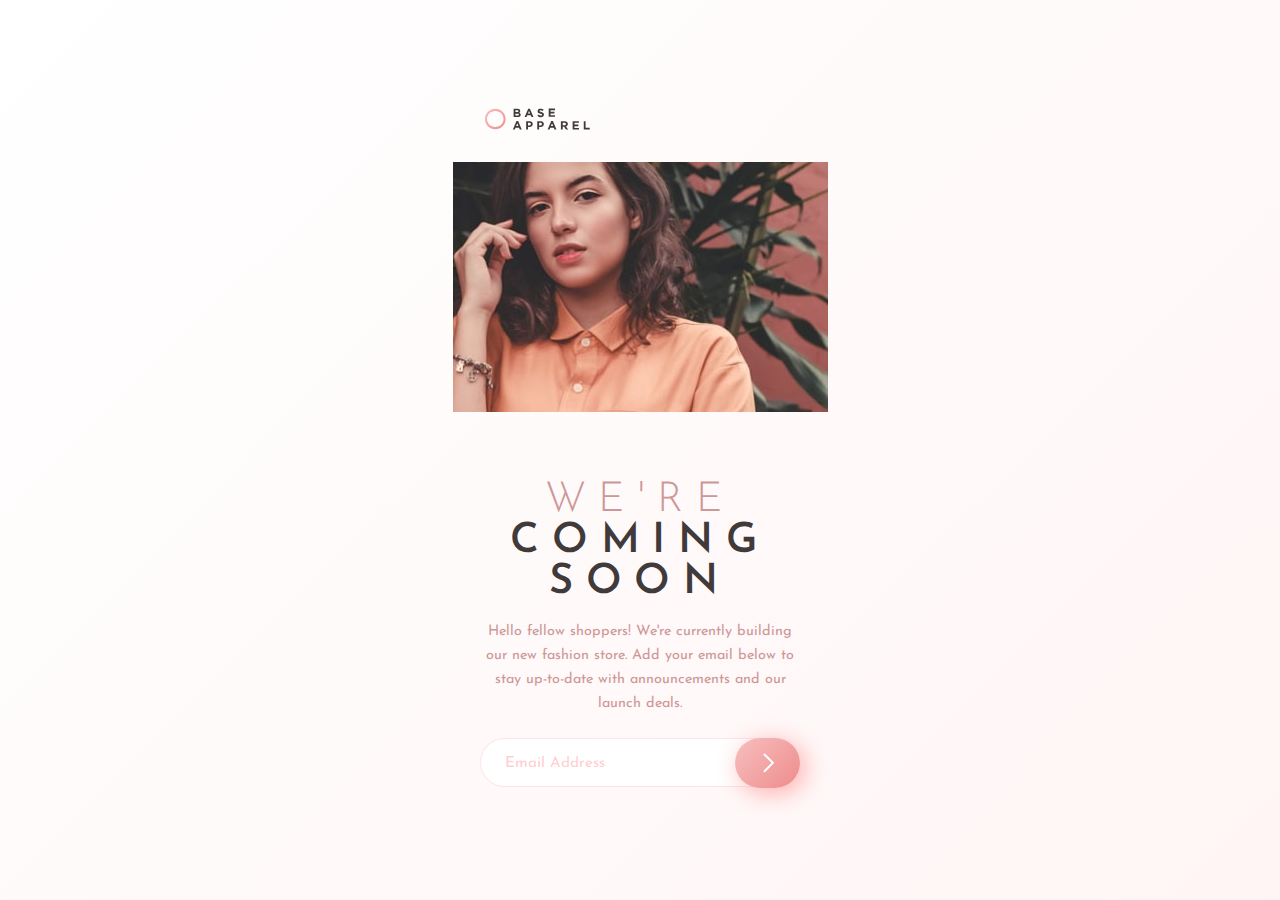
<file: base-apparel/index.html>
<!DOCTYPE html>
<html lang="en">


<head>
    <meta charset="UTF-8">
    <meta name="viewport" content="width=device-width, initial-scale=1.0">
    <meta name="description" content="Base Apparel coming soon | Frontend Mentor">
    <meta name="keywords" content="frontendmentor, Frontend, zh4r, zhar, piv, plamen, vachkov, vachkoff">
    <meta name="author" content="Plamen 'zh4r' Vachkov">
    <meta property="og:description" content="Base Apparel coming soon | Frontend Mentor">
    <meta property="og:image" content="./images/hero-mobile">
    <meta property="og:title" content="Base Apparel Sign Up | Frontend Mentor">
    <link rel="stylesheet" href="styles.css">
    <link rel="icon" type="image/x-icon" href="./images/icon-arrow.svg">
    <title>Base Apparel Sign Up</title>
</head>

<body>
    <img src="./images/logo.svg" alt="base apparel logo" class="logo">
    <img src="./images/hero-mobile.jpg" alt="model photo" class="banner">
    <main id="mainInput">
        <h1><span class="desatRed w300">We're</span> coming soon</h1>

        <p class="desatRed">
            Hello fellow shoppers! We're currently building our new fashion store.
            Add your email below to stay up-to-date with announcements and our launch deals.
        </p>

        <form>
            <input type="email" placeholder="Email Address" id="email" onkeyup="validateEmail()" required><img
                src="./images/icon-error.svg" width=20 id="errorImg"></input>
            <button><img src="./images/icon-arrow.svg" alt="button icon"></button>
        <p id="errMsg">Please enter a valid email!</p>
        </form>
    </main>
    <main id="submittedMain">
        <form id="subForm">
            <h2>Thank you!</h2> <br><h3><span id="mailSpan">example@mail.com</span> has been added to the mailing list!</h3><br>
            <button id="dismissBtn">Back</button>
        </form>
    </main>
    <script src="./mailValid.js"></script>
</body>

</html>
</file>
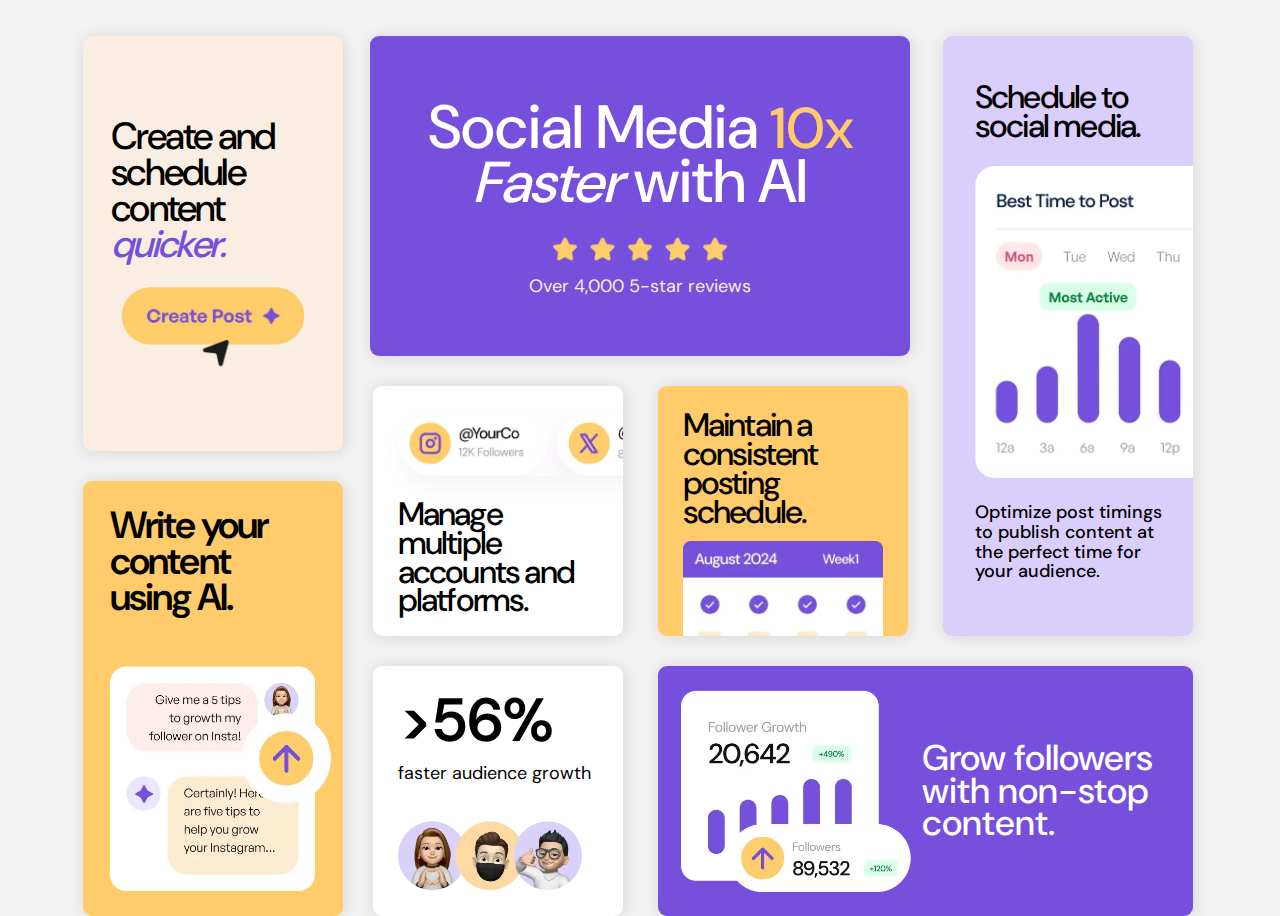
<file: bento-grid/index.html>
<!DOCTYPE html>
<html lang="en">

<head>
    <meta charset="UTF-8">
    <meta name="viewport" content="width=device-width, initial-scale=1.0">
    <meta name="description" content="Social media and AI">
    <meta name="keywords"
        content="Bento, grid, social, media, ai, frontendmentor, front, end, frontend, zh4r, plamen, piv, vachkov">
    <meta name="author" content="Plamen 'zh4r' Vachkov">
    <meta property="og:description" content="Use AI to speed up your social media interactions">
    <meta property="og:image" content="/assets/images/illustration-grow-followers.webp">
    <meta property="og:title" content="Bento Grid">
    <title>Bento</title>
    <link rel="stylesheet" href="styles.css">
    <link rel="icon" type="image/x-icon" href="/assets/images/favicon-32x32.png">
    <title>Frontend Mentor | Bento grid</title>
</head>

<body>
    <main>
        <section>
            <h1>Social Media <span style="color: var(--yellow500);">10x</span> <i>Faster</i> with AI</h1>
            <img src="./assets/images/illustration-five-stars.webp" alt="">
            <p>Over 4,000 5-star reviews</p>
        </section>

        <section>
            <img src="./assets/images/illustration-multiple-platforms.webp" alt="">
            <h2>Manage multiple accounts and platforms.</h2>
        </section>

        <section>
            <h2>Maintain a consistent posting schedule.</h2>
            <img src="./assets/images/illustration-consistent-schedule.webp" alt="">
        </section>

        <section>
            <h2>Schedule to social media.</h2>
            <img src="./assets/images/illustration-schedule-posts.webp" alt="">
            <p>Optimize post timings to publish content at the perfect time for your audience.</p>
        </section>

        <section>
            <img src="./assets/images/illustration-grow-followers.webp" alt="">
            <h2>Grow followers with non-stop content.</h2>
        </section>

        <section>
            <h2>>56% </h2>
            <p>faster audience growth</p>
            <img src="./assets/images/illustration-audience-growth.webp" alt="">
        </section>

        <section>
            <h2>Create and schedule content <i>quicker.</i></h2>
            <img src="./assets/images/illustration-create-post.webp" alt="">
        </section>

        <section>
            <h2>Write your content using AI.</h2>
            <img src="./assets/images/illustration-ai-content.webp" alt="">
        </section>

    </main>
    <!-- <div class="attribution">
        Challenge by <a href="https://www.frontendmentor.io?ref=challenge">Frontend Mentor</a>.
        Coded by <a href="#">Your Name Here</a>.
    </div> -->
</body>

</html>
</file>
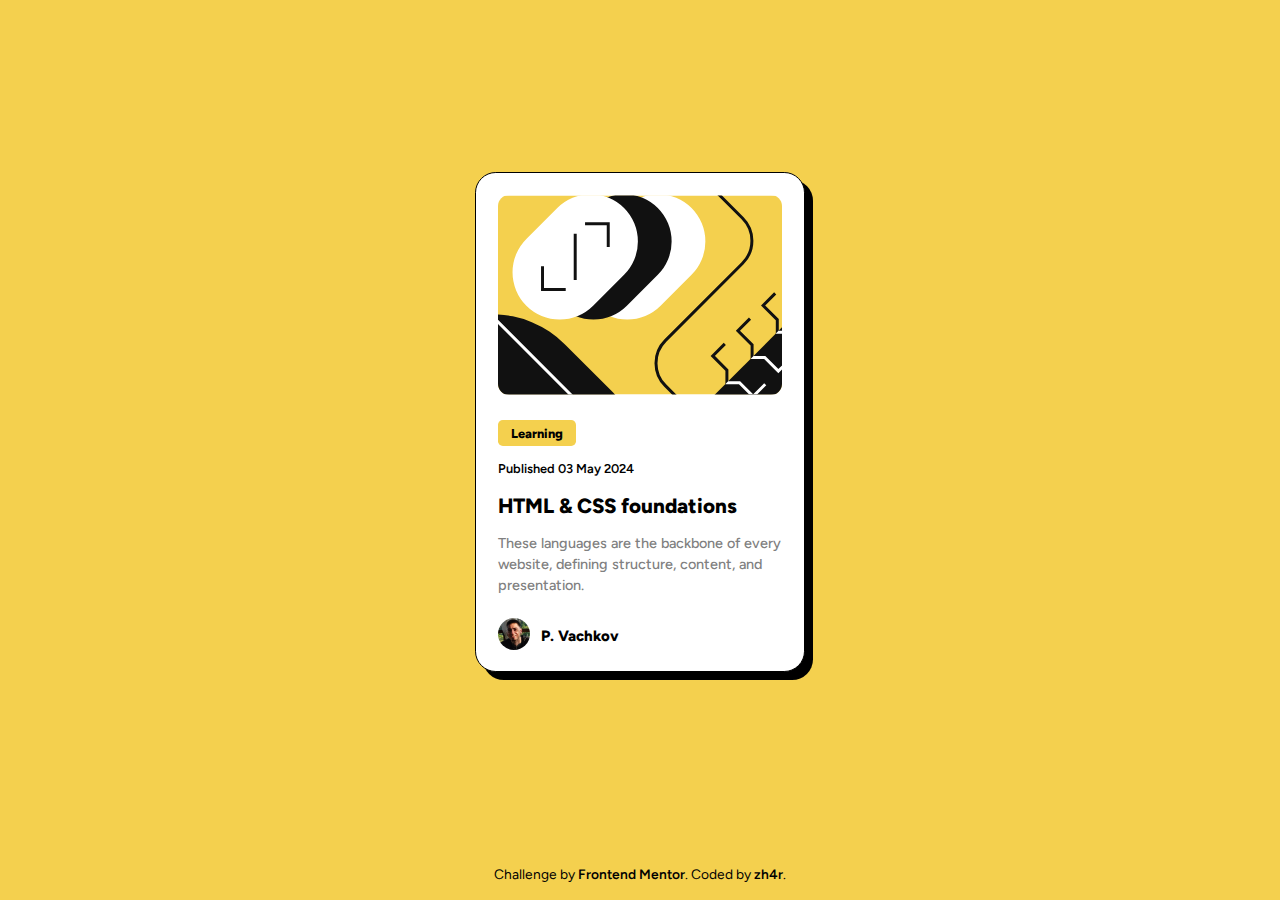
<file: blog-preview-card/index.html>
<!DOCTYPE html>
<html lang="en">

<head>
    <meta charset="UTF-8">
    <meta name="viewport" content="width=device-width, initial-scale=1.0">
    <meta name="description" content="Blog post preview card challenge @frontendmentor">
    <meta name="keywords" content="html, css, scss, semantic, html5, zh4r, plamen, vachkov, frontendmentor, frontend, mentor, blog, post, preview, card, challenge">
    <meta name="author" content="Plamen 'zh4r' Vachkov">

    <meta property="og:title" content="Frontend Mentor | Blog preview card | zh4r">
    <meta property="og:description" content="Blog post preview card challenge @frontendmentor">
    <meta property="og:image" content="./design/demomobile.png">

    <link rel="preconnect" href="https://fonts.googleapis.com">
    <link rel="preconnect" href="https://fonts.gstatic.com" crossorigin>
    <link href="https://fonts.googleapis.com/css2?family=Figtree:ital,wght@0,300..900;1,300..900&display=swap"
        rel="stylesheet">
    <link rel="icon" type="image/png" sizes="32x32" href="./assets/images/favicon-32x32.png">
    <link rel="stylesheet" href="style.css">
    <title>Blog preview card | P. Vachkov | Frontend Mentor</title>
</head>

<body>
    <main>
        <a href="https://www.frontendmentor.io/challenges/blog-preview-card-ckPaj01IcS" target="_blank">
            <img src="./assets/images/illustration-article.svg" alt="illustration graphic & link to frontendmentor" class="graphic">
        </a>

        <a href="https://www.frontendmentor.io/challenges" target="_blank">
            <mark>Learning</mark>
        </a>
        <p>Published <time datetime="2024-05-03">03 May 2024</time></p>

        <section>
            <article>
                <a href="https://www.frontendmentor.io/challenges/blog-preview-card-ckPaj01IcS" target="_blank">
                    <h2>HTML & CSS foundations</h2>
                </a>
                <p>These languages are the backbone of every website, defining structure, content, and presentation.
                </p>
            </article>
        </section>
        <footer>
            <a href="https://www.frontendmentor.io/profile/zh4r" target="_blank">
                <img src="./assets/images/1.webp" alt="profile avatar">
                <p>P. Vachkov</p>
            </a>
        </footer>
    </main>


    <footer class="attribution">
            Challenge by <a href="https://www.frontendmentor.io?ref=challenge" target="_blank">Frontend Mentor</a>.
            Coded by <a href="https://www.frontendmentor.io/profile/zh4r" target="_blank">zh4r</a>.
    </footer>


</body>

</html>
</file>
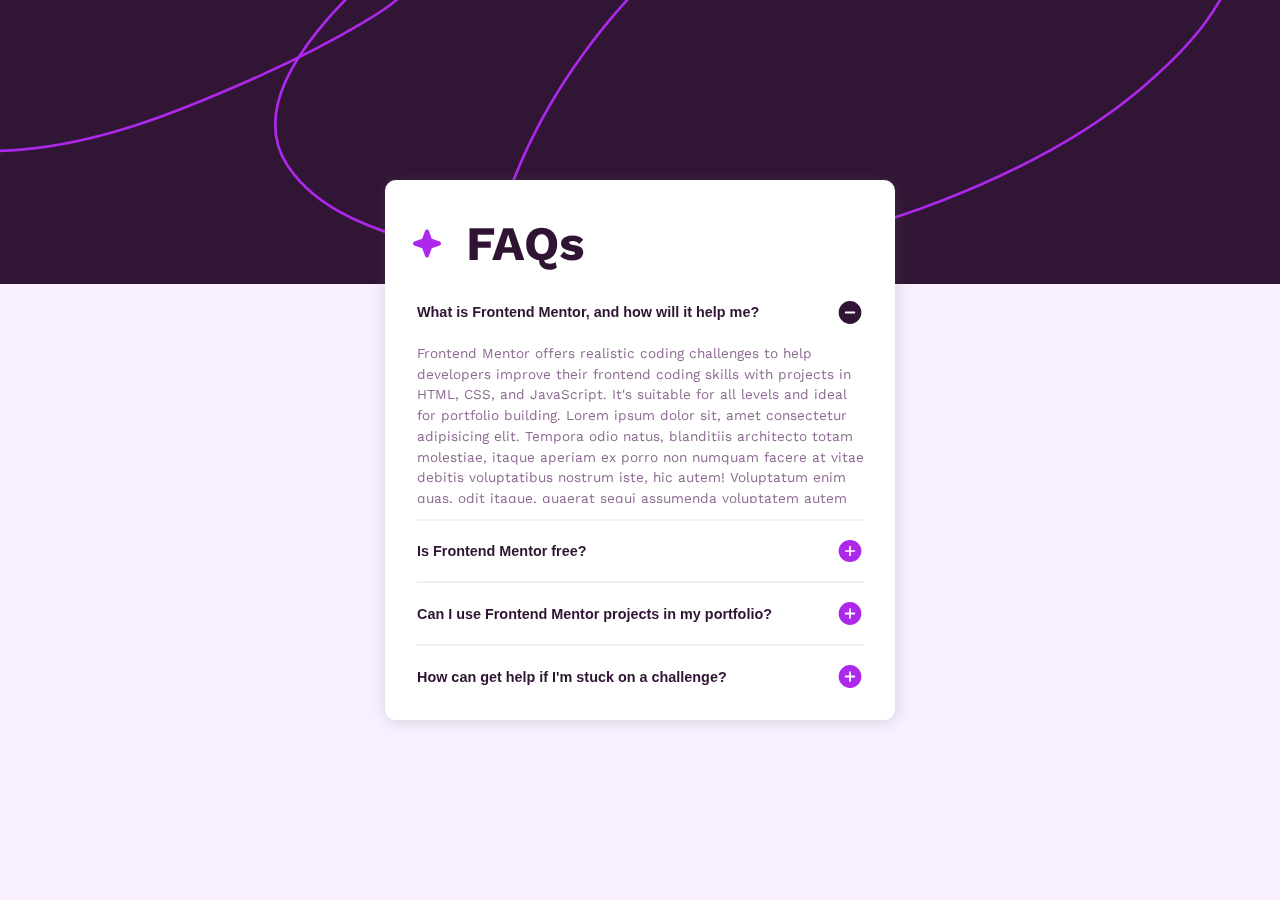
<file: faq-accordion/index.html>
<!DOCTYPE html>
<html lang="en">

<head>
    <meta charset="UTF-8">
    <meta name="viewport" content="width=device-width, initial-scale=1.0">

    <meta name="description" content="FAQ Page, @frontendmentor, front-end mentor, accordion">
    <meta name="keywords"
        content="faq, frequently, asked, questions, accordion, zh4r, front-end, @frontendmentor, mentor">
    <meta name="author" content="Plamen 'zh4r' Vachkoff">
    <meta property="og:description" content="FAQ accordion component solution @frontendmentor/zh4r">
    <meta property="og:image" content="./design/ScrnShts/mobile_scrnshot.png">
    <meta property="og:title" content="FAQ Accordion Page | Frontend Mentor">

    <link rel="icon" type="image/svg" sizes="32x32" href="./assets/images/icon-star.svg">
    <link rel="stylesheet" href="index.css">

    <title>FAQ accordion</title>
</head>

<body>
    <img id="banner" src="./assets/images/background-pattern-mobile.svg" alt="background pattern image">
    <main>
        <header>
            <img class="starImg" src="./assets/images/icon-star.svg" alt="star image">
            <h1>FAQs</h1>
        </header>

        <section>
            <button class="accordionBtn">
                <span>What is Frontend Mentor, and how will it help me?</span>
                <img class="plusMinusImg" src="./assets/images/icon-plus.svg"
                    alt="image, switching between plus and minus when clicked">
            </button>

            <div class="answer">
                <p>
                    Frontend Mentor offers realistic coding challenges to help developers improve their frontend coding
                    skills with projects in HTML, CSS, and JavaScript. It's suitable for all levels and ideal for
                    portfolio building. Lorem ipsum dolor sit, amet consectetur adipisicing elit. Tempora odio natus,
                    blanditiis architecto totam molestiae, itaque aperiam ex porro non numquam facere at vitae debitis
                    voluptatibus nostrum iste, hic autem!
                    Voluptatum enim quas, odit itaque, quaerat sequi assumenda voluptatem autem esse voluptate dolorum
                    veniam omnis mollitia modi tempora? Quidem, distinctio unde. Earum excepturi doloremque dolores
                    aliquam quod ab eligendi aliquid.
                    Doloremque blanditiis totam illo quisquam incidunt nostrum ut ad fuga officiis adipisci vel suscipit
                    ducimus in amet deleniti nesciunt tempore, nihil est fugiat consequuntur enim natus aliquid
                    deserunt. Ratione, ipsa!
                    Tenetur ullam repellendus ad ea autem consequuntur necessitatibus a quae explicabo nesciunt iusto,
                    molestias fugiat ut consequatur quidem nobis provident. Dicta, assumenda illo! Ratione facere totam
                    distinctio est ipsam accusamus.
                    Illo dignissimos quae nostrum animi ratione ut laudantium vitae praesentium iusto ad quibusdam
                    voluptatem, quo soluta similique non? Voluptas quidem pariatur porro, ad magni nemo soluta
                    voluptatem consequuntur tempore aliquam.
                </p>
            </div>
            <hr>
        </section>

        <section>
            <button class="accordionBtn">
                <span>Is Frontend Mentor free?</span>
                <img class="plusMinusImg" src="./assets/images/icon-plus.svg"
                    alt="image, switching between plus and minus when clicked">
            </button>

            <div class="answer">
                <p>
                    Yes, Frontend Mentor offers both free and premium coding challenges, with the free option providing
                    access to a range of projects suitable for all skill levels.
                </p>
            </div>
            <hr>
        </section>

        <section>
            <button class="accordionBtn">
                <span>Can I use Frontend Mentor projects in my portfolio?</span>
                <img class="plusMinusImg" src="./assets/images/icon-plus.svg"
                    alt="image, switching between plus and minus when clicked">
            </button>

            <div class="answer">
                <p>
                    Yes, you can use projects completed on Frontend Mentor in your portfolio. It's an excellent way to
                    showcase your skills to potential employers!
                </p>
            </div>
            <hr>
        </section>

        <section>
            <button class="accordionBtn">
                <span>How can get help if I'm stuck on a challenge?</span>
                <img class="plusMinusImg" src="./assets/images/icon-plus.svg"
                    alt="image, switching between plus and minus when clicked">
            </button>

            <div class="answer">
                <p>
                    The best place to get help is inside Frontend Mentor's Discord community. There's a help channel
                    where you can ask questions and seek support from other community members.
                </p>
            </div>
        </section>
    </main>

    <script src="./index.js"></script>
</body>

</html>
</file>
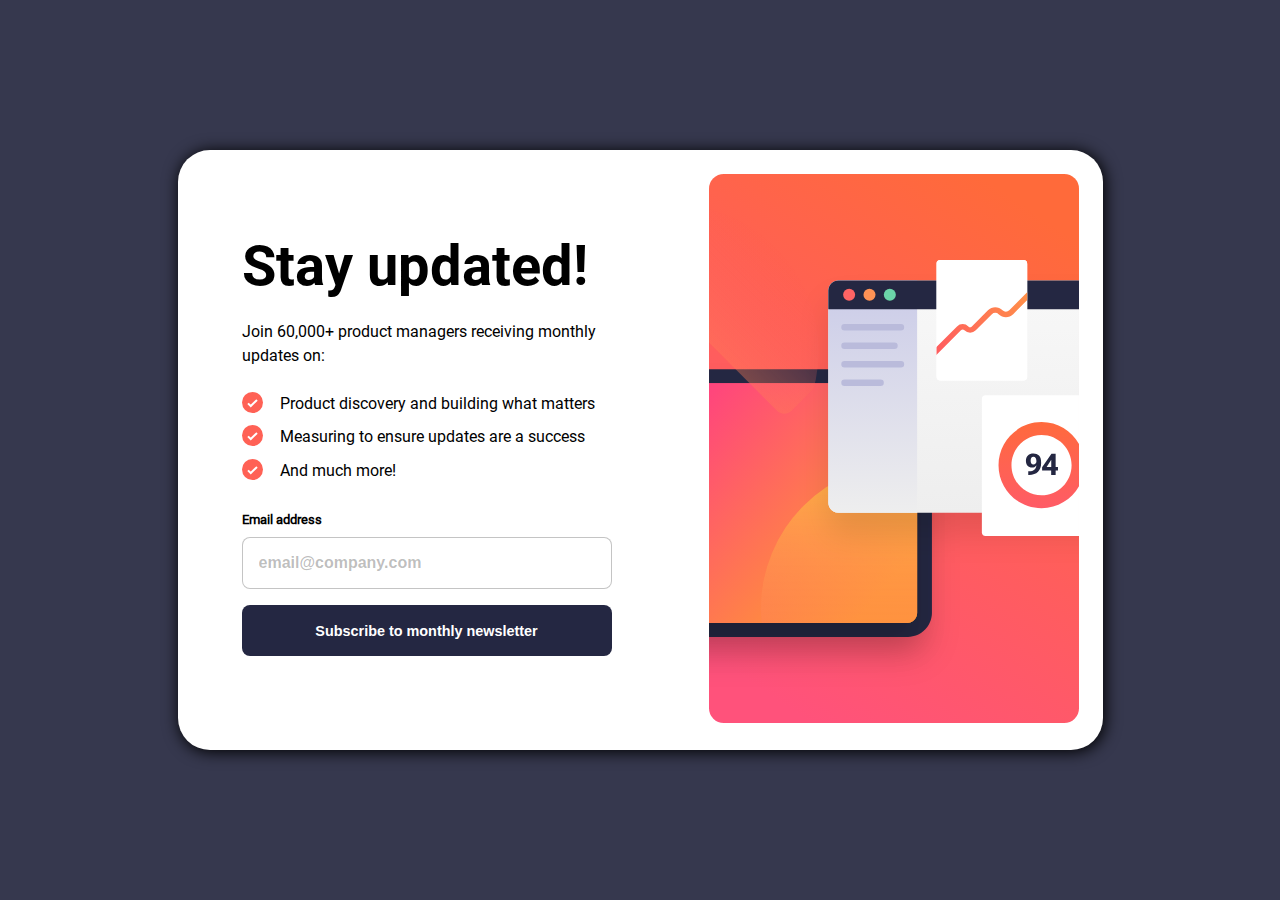
<file: FEM-NewsletterSignUp/index.html>
<!DOCTYPE html>
<html lang="en">

<head>
    <meta charset="UTF-8">
    <meta name="viewport" content="width=device-width, initial-scale=1.0">
    <meta name="description" content="Sign-Up for our newsletter! @Front End Mentor">
    <meta name="keywords"
        content="front, end, mentor, newsletter, sign-up, form, signup, sign, up, zh4r, plamen, vachkov, vachkoff">
    <meta name="author" content="Plamen 'zh4r' Vachkov">
    <meta property="og:description" content="Sign-Up here for our newsletter! @Front End Mentor">
    <meta property="og:image" content="./design/ScrnShts/mobile_scrnshot.png">
    <meta property="og:title" content="Newsletter Sign-Up">
    <title>Newsletter Sign-Up</title>
    <link rel="stylesheet" href="styles.css">
    <link rel="icon" type="image/x-icon" href="./assets/img/illustration-sign-up-mobile.svg">
</head>

<body>
    <main>
        <img src="assets/img/illustration-sign-up-mobile.svg" alt="Banner Illustration" id="banner">
        <h1>Stay updated!</h1>
        <section>
            <ul>
                <p>Join 60,000+ product managers receiving monthly updates on:</p>
                <li>Product discovery and building what matters</li>
                <li>Measuring to ensure updates are a success</li>
                <li>And much more!</li>
            </ul>
            <form>
                <label for="email">Email address
                    <span id="email-error">Valid email required</span></label>
                <input type="email" name="email" id="email" placeholder="email@company.com" onkeyup="validateEmail()" required>
                <button>Subscribe to monthly newsletter</button>
            </form>
        </section>
    </main>

    <main id="submittedMain">
        <img src="./assets/img/icon-success.svg" alt="Checkmark image" id="icon-success">
        <h1>Thanks for subscribing!</h1>
        <section>
            <p>
                A confirmation email has been sent to <b><span id="mailSpan"></span></b>.
                Please open it and click the button inside to confirm your subscription.
            </p>
            <form id="dismiss">
                <button id="dismissBtn">Dismiss message</button>
            </form>
        </section>
    </main>


    <script src="./index.js"></script>
</body>

</html>
</file>
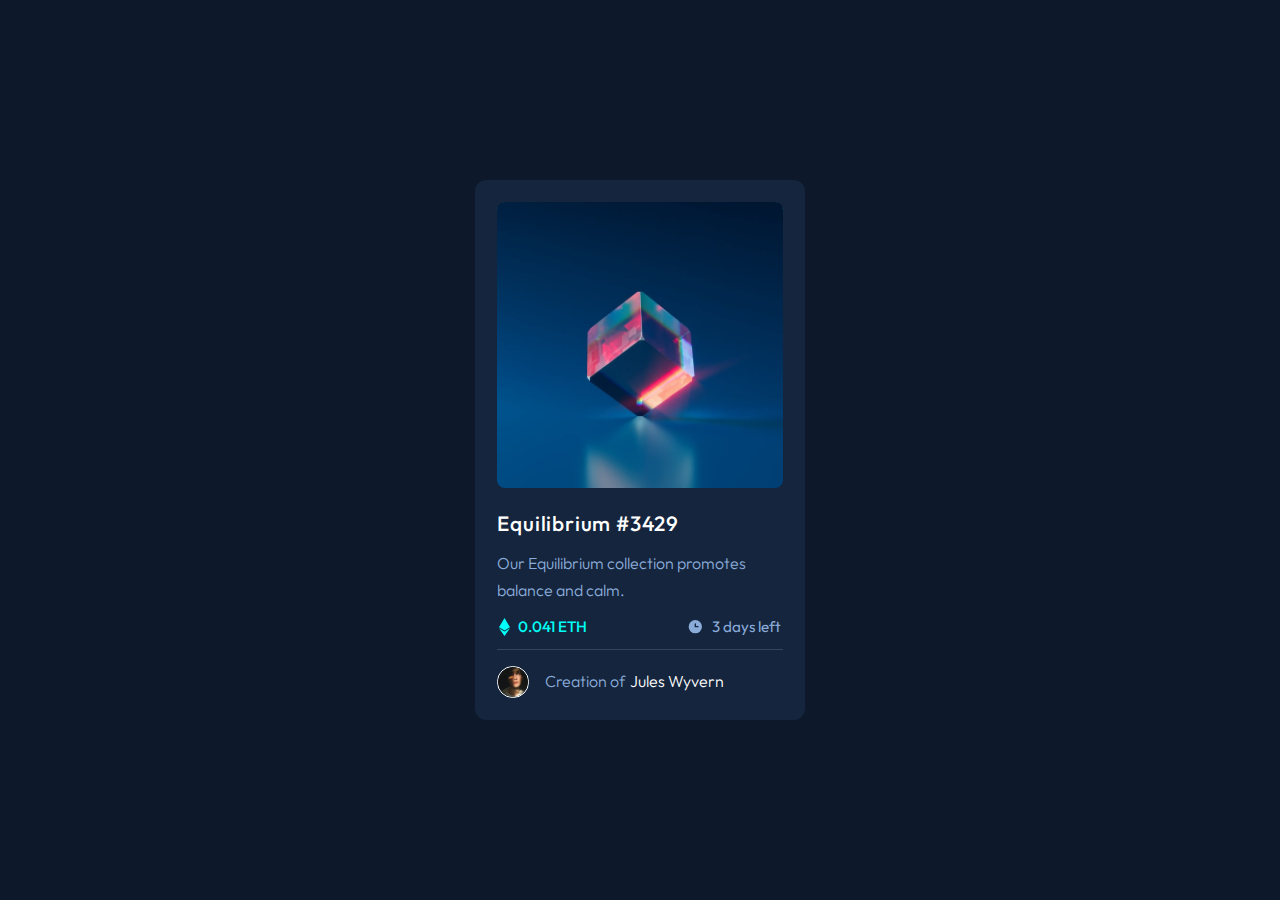
<file: FEM-NFT_Preview_Card/index.html>
<!DOCTYPE html>
<html lang="en">

<head>
    <meta charset="UTF-8">
    <meta name="viewport" content="width=device-width, initial-scale=1.0">

    <meta name="description" content="NFT Preview challenge @ Frontend Mentor">
    <meta name="keywords" content="frontendmentor, frontend, mentor, zh4r, piv, nft, preview, card, etherium, eth">
    <meta name="author" content="Plamen 'zh4r' Vachkov">
    <meta property="og:description" content="Solution to the 'NFT Preview Card' challenge @FrontendMentor">
    <meta property="og:image" content="./design/mobile-design.png">
    <meta property="og:title" content="NFT preview">
    <title>NFT Preview card component | Frontend Mentor</title>
    <link rel="stylesheet" href="./styles.css">
    <link rel="icon" type="image/x-icon" href="./images/icon-ethereum.svg">
</head>

<body>

    <main>

        <div class="container">
            <div class="imgWrap">
                <img src="./images/image-equilibrium.jpg" alt="" class="equImg">
                <img src="./images/icon-view.svg" alt="" class="overlay">
            </div>
            <div class="popupImgContainer">
                <span>&times;</span>
                <img src="./images/image-equilibrium.jpg" alt="" class="popupImg">
            </div>
        </div>

        <h1><a href="#" target="_blank">Equilibrium #3429</a></h1>

        <p>Our Equilibrium collection promotes balance and calm.</p>

        <table>
            <tbody>
                <tr>
                    <td><img src="./images/icon-ethereum.svg" alt="">0.041 ETH</td>
                    <td><img src="./images/icon-clock.svg" alt="">3 days left</td>
                </tr>
            </tbody>
        </table>
        <footer>
            <img src="./images/image-avatar.png" alt=""><span>Creation of</span> <a href="#" target="_blank">Jules
                Wyvern</a>
        </footer>

    </main>

    <script>
        document.querySelectorAll('.imgWrap').forEach(image => {
            image.onclick = () => {
                console.log('clicked');
                document.querySelector('.popupImgContainer').style.display = 'block';
            };
        });
        document.querySelector('.popupImgContainer span').onclick = () => {
                document.querySelector('.popupImgContainer').style.display = 'none';
        }
    </script>

</body>


</html>
</file>
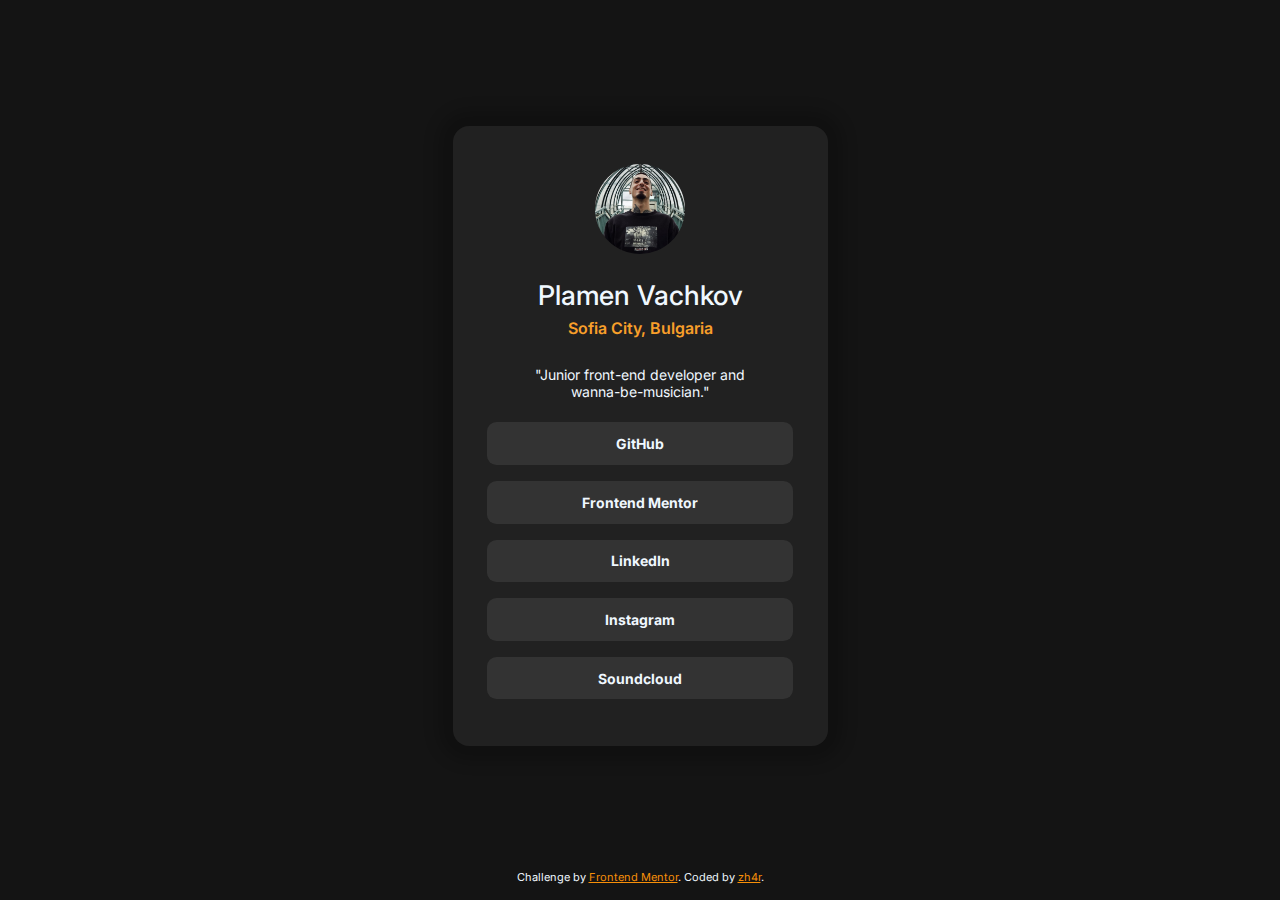
<file: FeM-soc-links/index.html>
<!DOCTYPE html>
<html lang="en">

<head>
    <meta charset="UTF-8">
    <meta name="viewport" content="width=device-width, initial-scale=1.0">
    <meta name="description" content="Social links card challenge @frontendmentor.io by Plamen 'zh4r' Vachkov">
    <meta name="keywords" content="html, css, flex, zh4r, plamen, vachkov, front, end, mentor, social, socials, link, tree">
    <meta name="author" content="Plamen 'zh4r' Vachkov">

    <meta property="og:title" content="Social Links Profile | Frontend Mentor" />
    <meta property="og:description" content="Warm color version of the Frontend mentor social links profile. @zh4r" />
    <meta property="og:image" content="./assets/demo.png" />
    
    <link rel="icon" type="image/png" sizes="32x32" href="./assets/images/favicon-32x32.png">
    <link rel="preconnect" href="https://fonts.googleapis.com">
    <link rel="preconnect" href="https://fonts.gstatic.com" crossorigin>
    <link href="https://fonts.googleapis.com/css2?family=Inter:wght@100..900&display=swap" rel="stylesheet">
    <link rel="stylesheet" href="styles.css">
    <title>Plamen Vachkov | Social links profile</title>
</head>

<body>
    <main>
        <article>
            <img src="assets/images/zh4rprof.jpg" alt="Profile Picture">
            <section>
                <h1>Plamen Vachkov</h1>
                <address>Sofia City, Bulgaria</address>
                <p>"Junior front-end developer and wanna-be-musician."</p>
            </section>

            <ul>
                <li><a href="https://github.com/zh4r" target="_blank">GitHub</a></li>
                <li><a href="https://www.frontendmentor.io/profile/zh4r" target="_blank">Frontend Mentor</a></li>
                <li><a href="https://www.linkedin.com/in/p-i-v/" target="_blank">LinkedIn</a></li>
                <li><a href="https://www.instagram.com/zhar.wav/" target="_blank">Instagram</a></li>
                <li><a href="https://soundcloud.com/po_zhar" target="_blank">Soundcloud</a></li>
            </ul>
        </article>
    </main>

    <footer>
            Challenge by <a href="https://www.frontendmentor.io?ref=challenge" target="_blank">Frontend Mentor</a>.
            Coded by <a href="https://www.frontendmentor.io/profile/zh4r" target="_blank">zh4r</a>.
    </footer>
</body>

</html>
</file>
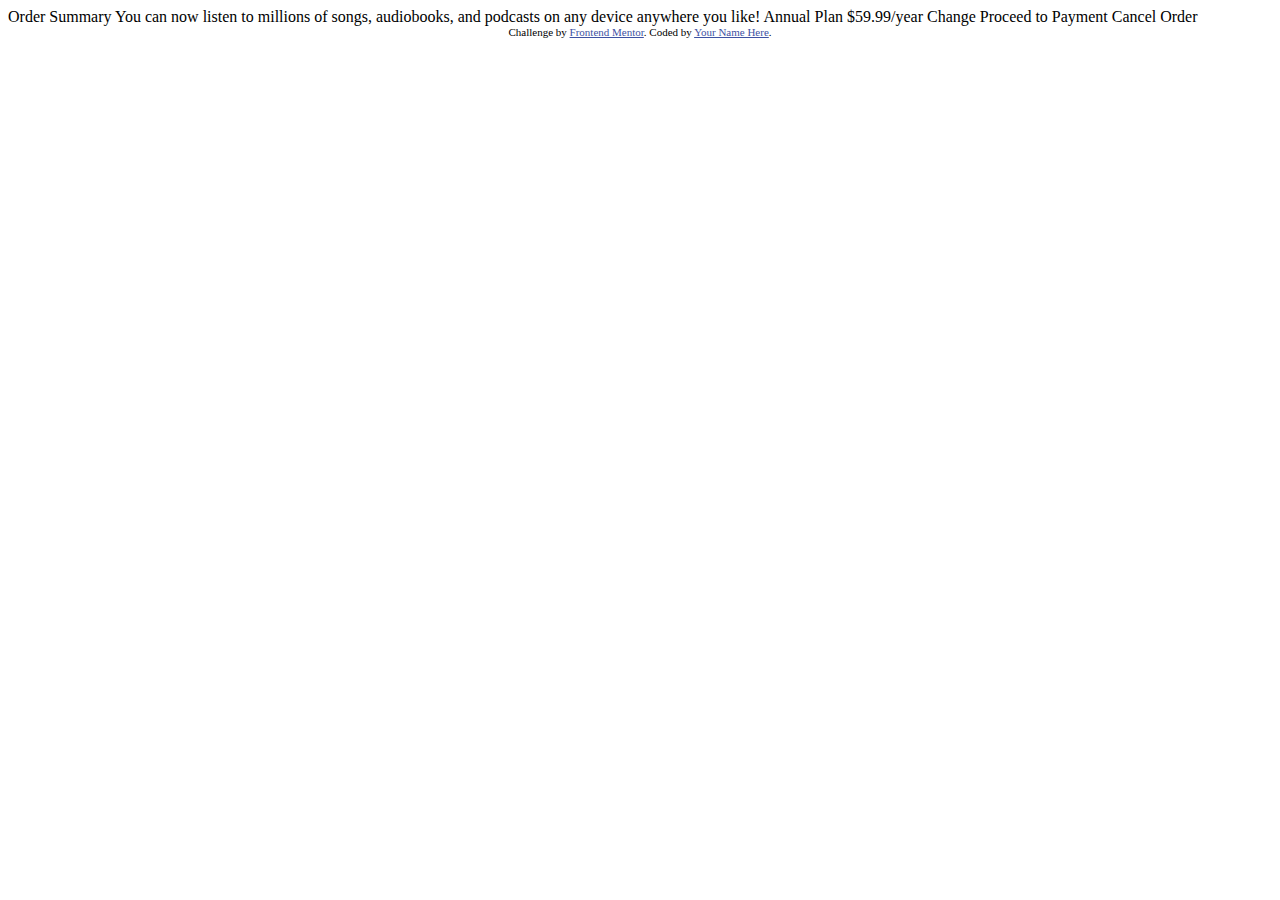
<file: order-summary-component/index.html>
<!DOCTYPE html>
<html lang="en">
<head>
  <meta charset="UTF-8">
  <meta name="viewport" content="width=device-width, initial-scale=1.0"> <!-- displays site properly based on user's device -->

  <link rel="icon" type="image/png" sizes="32x32" href="./images/favicon-32x32.png">
  
  <title>Frontend Mentor | Order summary card</title>

  <!-- Feel free to remove these styles or customise in your own stylesheet 👍 -->
  <style>
    .attribution { font-size: 11px; text-align: center; }
    .attribution a { color: hsl(228, 45%, 44%); }
  </style>
</head>
<body>

  Order Summary

  You can now listen to millions of songs, audiobooks, and podcasts on any 
  device anywhere you like!

  Annual Plan
  $59.99/year

  Change

  Proceed to Payment
  Cancel Order
  
  <div class="attribution">
    Challenge by <a href="https://www.frontendmentor.io?ref=challenge" target="_blank">Frontend Mentor</a>. 
    Coded by <a href="#">Your Name Here</a>.
  </div>
</body>
</html>
</file>
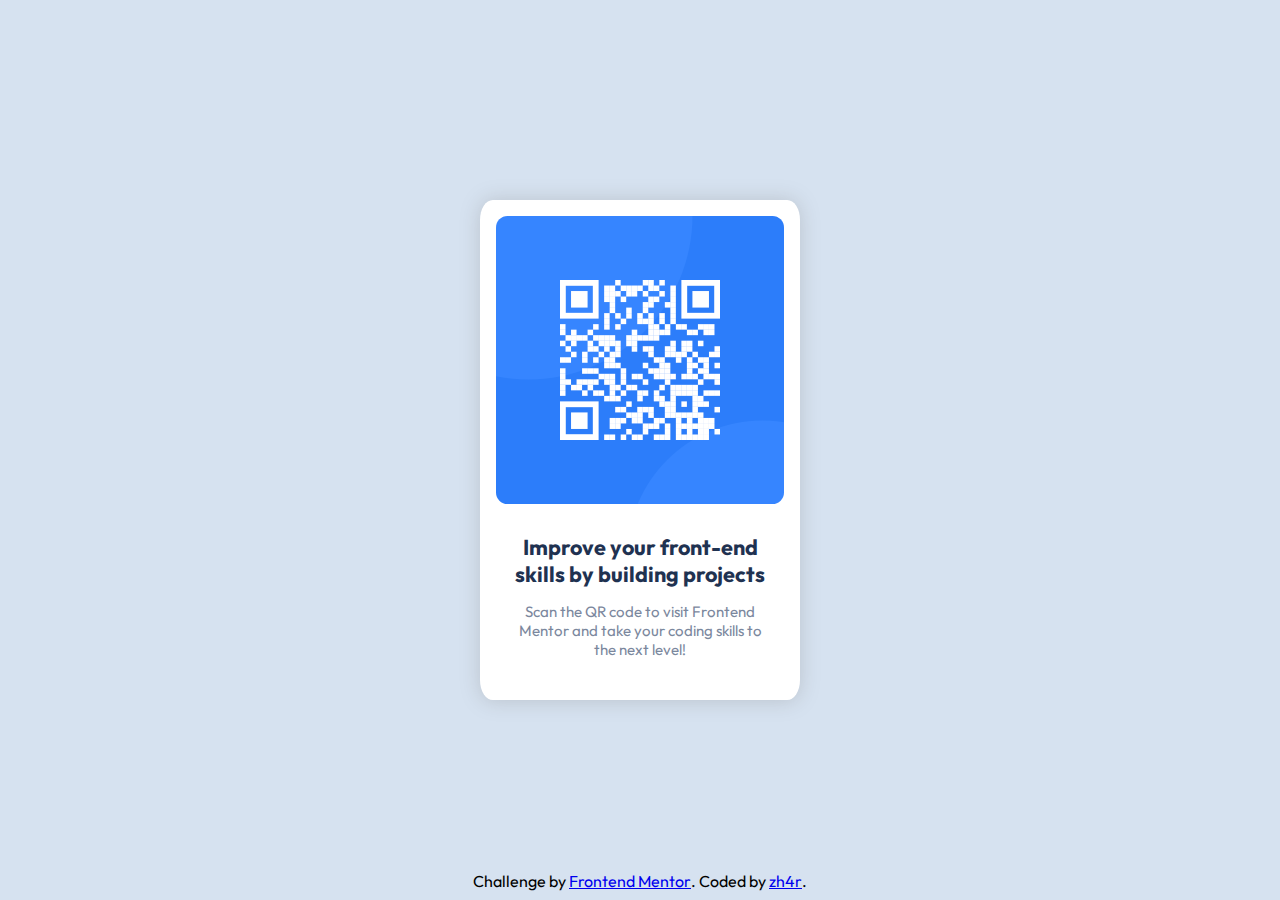
<file: qr-code-component-main/index.html>
<!DOCTYPE html>
<html lang="en">

<head>
    <meta charset="UTF-8">
    <meta name="viewport" content="width=device-width, initial-scale=1.0">
    <!-- displays site properly based on user's device -->

    <link rel="icon" type="image/png" sizes="32x32" href="./images/favicon-32x32.png">
    <link rel="stylesheet" href="app.css">
    <link rel="preconnect" href="https://fonts.googleapis.com">
    <link rel="preconnect" href="https://fonts.gstatic.com" crossorigin>
    <link href="https://fonts.googleapis.com/css2?family=Outfit:wght@100..900&display=swap" rel="stylesheet">
    <title>Frontend Mentor | QR code component</title>
    <style>
    </style>
</head>

<body>
<main>
        <div class="container">
            <div class="imgCont">
                <img src="images/image-qr-code.png" alt="QR Code Image">
            </div>
            <div class="textCont">
                <h1>Improve your front-end skills by building projects</h1>
                <p>Scan the QR code to visit Frontend Mentor and take your coding skills to the next level!</p>
            </div>
        </div>
</main>

<footer>
        <div class="attribution">
            Challenge by&nbsp; <a href="https://www.frontendmentor.io?ref=challenge" target="_blank">Frontend
                Mentor</a>.
            Coded by&nbsp; <a href="https://www.frontendmentor.io/profile/zh4r" target="_blank">zh4r</a>.
        </div>
</footer>
</body>

</html>
</file>
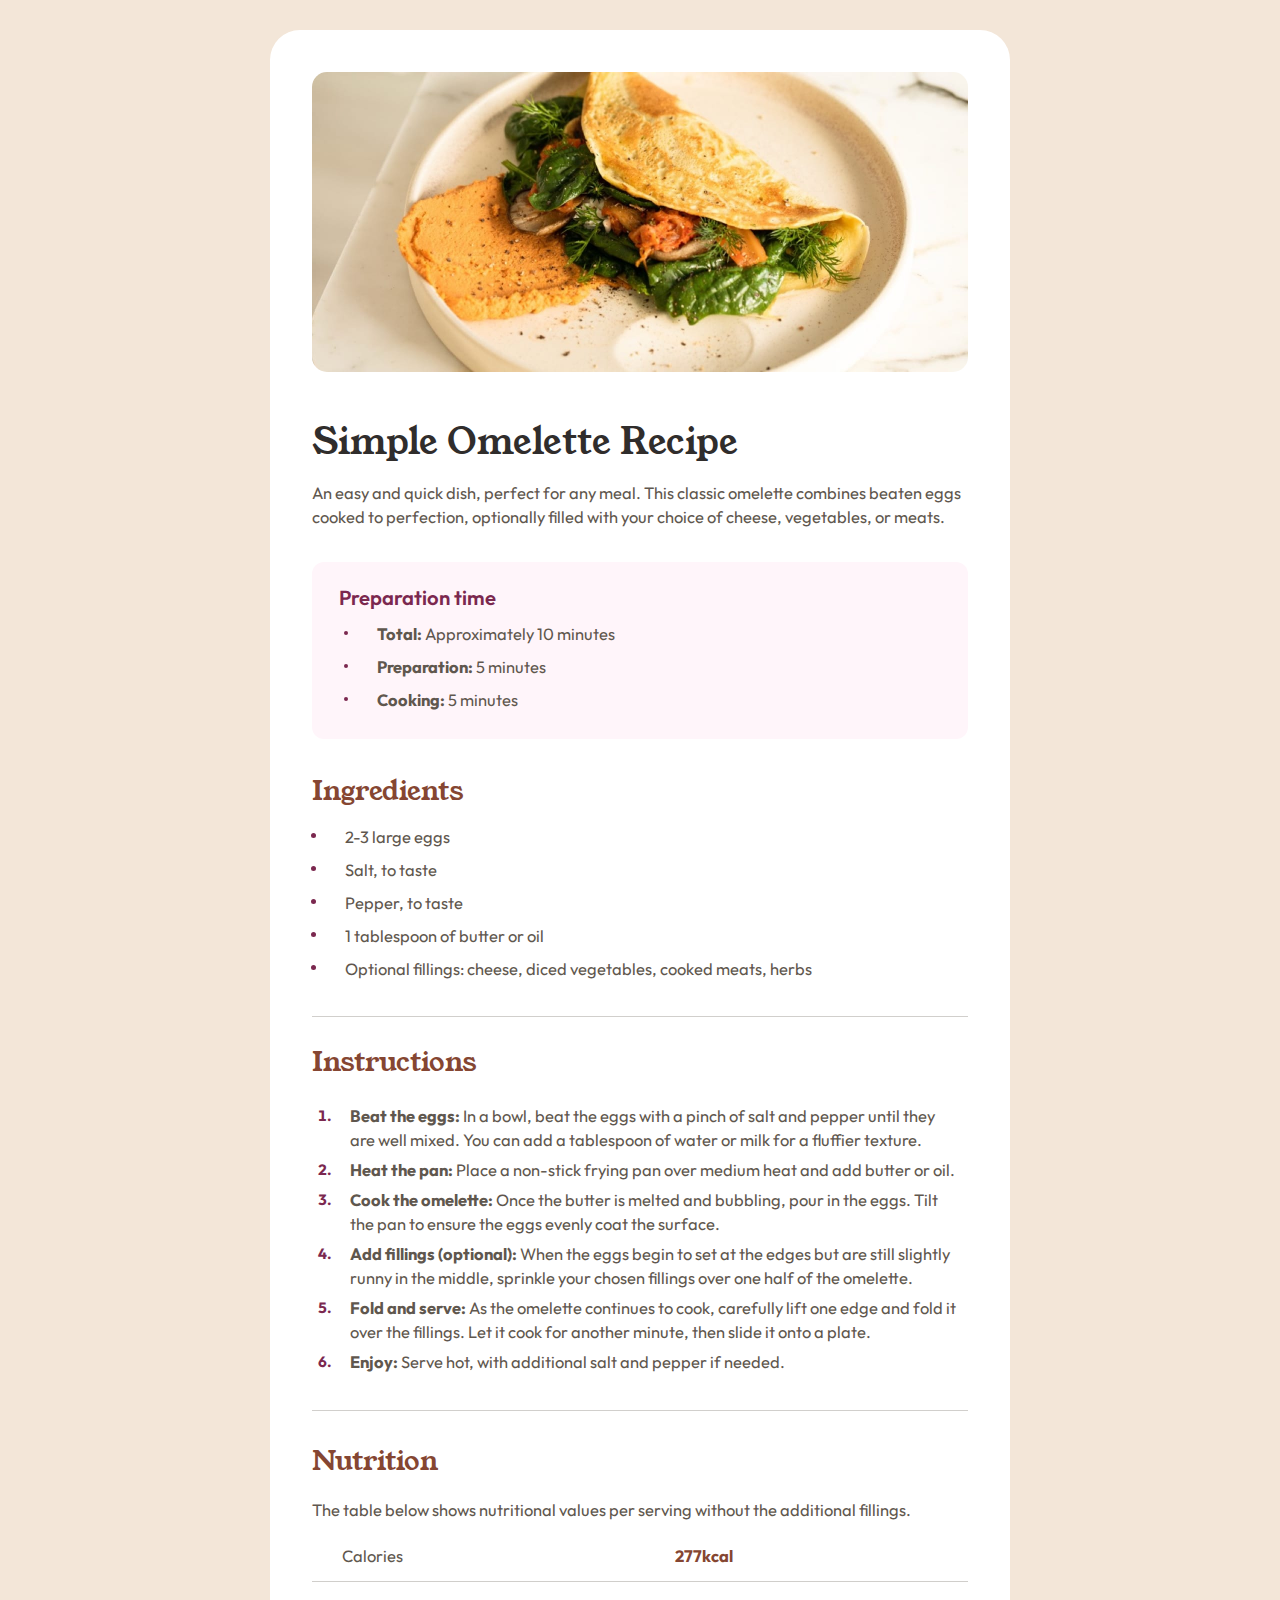
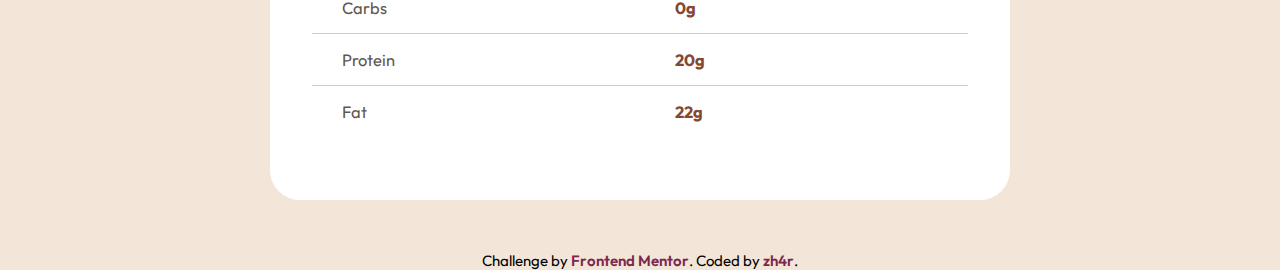
<file: recipe-page/index.html>
<!DOCTYPE html>
<html lang="en">

<head>
    <meta charset="UTF-8">
    <meta name="viewport" content="width=device-width, initial-scale=1.0">

    <meta name="description" content="omelette recipe blog post @frontendmentor challenge">
    <meta name="keywords" content="blog, post, recipe, omelette, simple, zh4r, piv, frontendmentor, front-end, component, challenge">
    <meta name="author" content="Plamen 'zh4r' Vachkov">
    <meta property="og:description" content="A Simple Omelette Recipe done in ~10 minutes">
    <meta property="og:image" content="./assets/images/image-omelette.jpeg">
    <meta property="og:title" content="Frontend Mentor | Recipe Page">

    <link rel="preconnect" href="https://fonts.googleapis.com">
    <link rel="preconnect" href="https://fonts.gstatic.com" crossorigin>
    <link href="https://fonts.googleapis.com/css2?family=Outfit:wght@100..900&family=Young+Serif&display=swap"
        rel="stylesheet">
    <link rel="icon" type="image/png" sizes="32x32" href="./assets/images/favicon-32x32.png">
    <link rel="stylesheet" href="index.css">

    <title>Frontend Mentor | Recipe page</title>
</head>

<body>
    <main>
        <article>
            <img src="./assets/images/image-omelette.jpeg" alt="Omelette Picture">
            <header>
                <h1>Simple Omelette Recipe</h1>
                <p>An easy and quick dish, perfect for any meal. This classic omelette combines beaten eggs cooked to
                    perfection, optionally filled with your choice of cheese, vegetables, or meats.</p>
            </header>
            <section id="preparation">
                <h3>Preparation time</h3>
                <ul>
                    <li>
                        <p><b>Total:</b> Approximately 10 minutes</p>
                    </li>
                    <li>
                        <p><b>Preparation:</b> 5 minutes</p>
                    </li>
                    <li>
                        <p><b>Cooking:</b> 5 minutes</p>
                    </li>
                </ul>
            </section>
            <section id="ingredients">
                <h2>Ingredients</h2>
                <ul>
                    <li>
                        <p>2-3 large eggs</p>
                    </li>
                    <li>
                        <p>Salt, to taste</p>
                    </li>
                    <li>
                        <p>Pepper, to taste</p>
                    </li>
                    <li>
                        <p>1 tablespoon of butter or oil</p>
                    </li>
                    <li>
                        <p>Optional fillings: cheese, diced vegetables, cooked meats, herbs</p>
                    </li>
                </ul>
            </section>
            <hr>
            <section id="instructions">
                <h2>Instructions</h2>
                <ol>
                    <li>
                        <p><b>Beat the eggs:</b> In a bowl, beat the eggs with a pinch of salt and pepper until they are
                            well mixed. You can add a tablespoon of water or milk for a fluffier texture.</p>
                    </li>
                    <li>
                        <p><b>Heat the pan:</b> Place a non-stick frying pan over medium heat and add butter or oil.</p>
                    </li>
                    <li>
                        <p><b>Cook the omelette:</b> Once the butter is melted and bubbling, pour in the eggs. Tilt the
                            pan to ensure the eggs evenly coat the surface.</p>
                    </li>
                    <li>
                        <p><b>Add fillings (optional):</b> When the eggs begin to set at the edges but are still
                            slightly runny in the middle, sprinkle your chosen fillings over one half of the omelette.
                        </p>
                    </li>
                    <li>
                        <p><b>Fold and serve:</b> As the omelette continues to cook, carefully lift one edge and fold it
                            over the fillings. Let it cook for another minute, then slide it onto a plate.</p>
                    </li>
                    <li>
                        <p><b>Enjoy:</b> Serve hot, with additional salt and pepper if needed.</p>
                    </li>
                </ol>
            </section>
            <hr>
            <section id="nutri">
                <h2>Nutrition</h2>

                <p>The table below shows nutritional values per serving without the additional fillings.</p>
                <table>
                    <tr>
                        <td>Calories</td>
                        <td class="right"><b>277kcal</b></td>
                    </tr>
                    <tr>
                        <td>Carbs</td>
                        <td class="right"><b>0g</b></td>
                    </tr>
                    <tr>
                        <td>Protein</td>
                        <td class="right"><b>20g</b></td>
                    </tr>
                    <tr>
                        <td>Fat</td>
                        <td class="right"><b>22g</b></td>
                    </tr>
                </table>
            </section>
        </article>
    </main>
    <footer>
        Challenge by <a href="https://www.frontendmentor.io?ref=challenge" target="_blank">Frontend Mentor</a>.
        Coded by <a href="https://www.frontendmentor.io/profile/zh4r" target="_blank">zh4r</a>.
    </footer>
</body>

</html>
</file>
<file: base-apparel/styles.css>
@import url('https://fonts.googleapis.com/css2?family=Josefin+Sans:ital,wght@0,100..700;1,100..700&display=swap');

:root {
    --desatRed: hsl(0, 36%, 70%);
    --desatRedChngble: 0, 100%, 50%;
    --softRed: hsl(0, 93%, 68%);
    --darkGRed: hsl(0, 6%, 24%);
    --grad1: linear-gradient(135deg, hsl(0, 0%, 100%), hsl(0, 100%, 98%));
    --grad2: linear-gradient(135deg, hsl(0, 80%, 86%), hsl(0, 74%, 74%));
}

html {
    font-family: 'Josefin Sans', system-ui, -apple-system, BlinkMacSystemFont, 'Segoe UI', Roboto, Oxygen, Ubuntu, Cantarell, 'Open Sans', 'Helvetica Neue', sans-serif;
    font-size: 16px;
    display: grid;
    place-items: center;
    background: var(--grad1);
    background-attachment: fixed;
    background-size: cover;
    height: 100vh;
    box-sizing: border-box;
}

body {
    display: grid;
    place-items: center;
    margin: 0;
    padding: 0;
    width: 375px;
}


.logo {
    justify-self: start;
    width: 28%;
    margin: 2rem 2rem;
}

.banner {
    width: 100%;
}

main {
    display: flex;
    flex-direction: column;
    justify-content: center;
    align-items: center;
    width: 95%;
}

.desatRed {
    color: var(--desatRed);
}

.w300 {
    font-weight: 300;
}


h1 {
    font-size: 2.6rem;
    text-align: center;
    letter-spacing: .8rem;
    font-weight: 600;
    text-transform: uppercase;
    padding: 2.5rem 3rem 0 3rem;
    color: var(--darkGRed);

    span {
        display: block;
    }
}

p {
    margin-top: -.7rem;
    line-height: 1.5rem;
    font-size: .9rem;
    padding: 0 1.2rem 0 1.2rem;
    text-align: center;
}


form {
    position: relative;
    width: 90%;
    margin-top: .5rem;
}



input {
    border-radius: 5rem;
    border-color: hsla(var(--desatRedChngble), .1);
    border-style: solid;
    border-width: .1rem;
    padding: 1rem 3.8rem 1rem 1rem;
    width: 75%;
    transition: all .2s;
}

input::placeholder {
    color: hsla(var(--desatRedChngble), .2);
    font-weight: 500;
    padding: 0 .5rem;
    font-size: .95rem;
    font-family: "Josefin Sans";
}

input:focus, input:hover {
    border-color: var(--desatRed);
    box-shadow: 0 0 1rem .1rem hsla(var(--desatRedChngble), .3)
}

button {
    box-sizing: border-box;
    border-radius: 5rem;
    width: 65px;
    height: 50px;
    position: absolute;
    text-align: center;
    top: 0;
    right: 0;
    cursor: pointer;
    color: white;
    background: var(--grad2);
    border-style: none;
    box-shadow: .3rem .3rem 1.5rem hsla(var(--desatRedChngble), .3);
    transition: all .4s ease;
    img {
        padding: .9rem .4rem .9rem .6rem;
    }
}

button:hover {
    box-shadow: 0 .6rem 1.2rem hsla(var(--desatRedChngble), .4);
    width: 4.8rem;
    filter: brightness(1.2);
}

#errorImg {
    width: 1.5rem;
    position: absolute;
    top: .8rem;
    right: 5rem;
    visibility: hidden;
}

#errMsg {
    text-align: left;
    color: var(--softRed);
    margin: .4rem;
    visibility: hidden;
}

.hide {
    display: none;
}

#mailSpan {
    color: var(--softRed);
}

#subForm {
    display: flex;
    flex-direction: column;
    align-items: center;
    justify-content: center;
    width: 90%;
    text-align: center;
}

#dismissBtn {
    position: relative;
    width: 80%;
    text-align: center;
}
</file>
<file: bento-grid/styles.css>
@font-face {
    font-family: 'DM Sans';
    src: url(./assets/fonts/DMSans-VariableFont_opsz\,wght.ttf);
}

:root {
    --purple100: hsl(254, 88%, 90%);
    --purple500: hsl(256, 67%, 59%);
    --yellow100: hsl(31, 66%, 93%);
    --yellow500: hsl(39, 100%, 71%);
    --white: hsl(0, 0%, 100%);
    --black: hsl(0, 0%, 7%);
}

* {
    font-family: 'DM Sans';
    font-size: 13.5pt;
    margin: 0;
    padding: 0;
    box-sizing: border-box;
}

body {
    width: 100%;
    display: flex;
    justify-content: center;
    align-items: center;
    background-color: hsl(0, 0%, 95%);
}

main {
    max-width: 375px;
    margin-top: 2rem;
}

section {
    width: 345px;
    margin-bottom: 1.8rem;
    border-radius: .5rem;
    flex-direction: column;
    justify-content: center;
    align-items: center;
    box-shadow: 1px 1px 15px 1px rgba(0, 0, 0, 0.100);

    img {
        max-width: 90%;
    }
}

section:nth-of-type(1) {
    height: 290px;
    display: flex;
    background-color: var(--purple500);

    h1,
    span,
    i {
        color: var(--white);
        width: 80%;
        font-size: 2.6rem;
        font-weight: 500;
        text-align: center;
        line-height: 2.4rem;
    }

    img {
        margin-top: 1.1rem;
        width: 60%;
    }

    p {
        margin-top: 0;
        color: var(--yellow100);
    }
}

section:nth-of-type(2) {
    height: 160px;
    background-color: hsl(0, 0%, 100%);

    img {
        margin: 1rem 1rem 0 1rem;
        max-width: 90%;
        box-shadow: 0px 10px 20px 1px rgba(0, 0, 0, 0.040);
        border-radius: 3rem;
    }

    h2 {
        max-width: 90%;
        margin: .5rem auto 0 1rem;
        font-size: 1.5rem;
        font-weight: 500;
        line-height: 1.3rem;
        letter-spacing: -.1rem;
    }
}

section:nth-of-type(3) {
    height: 215px;
    background-color: var(--yellow500);
    overflow-y: hidden;

    h2 {
        margin: 1rem 1rem .8rem 1rem;
        max-width: 70%;
        font-size: 1.5rem;
        font-weight: 500;
        line-height: 1.3rem;
        letter-spacing: -.1rem;
    }

    img {
        width: 60%;
        margin-left: 1rem;
    }
}

section:nth-of-type(4) {
    height: 470px;
    background-color: var(--purple100);
    display: flex;
    justify-content: space-evenly;

    h2 {
        margin-top: .3rem;
        font-size: 1.5rem;
        font-weight: 500;
        line-height: 1.3rem;
        letter-spacing: -.1rem;
        text-align: center;
    }

    img {
        width: 87%;
    }

    p {
        font-weight: 500;
        margin-bottom: .4rem;
        text-align: center;
        width: 80%;
        line-height: 1rem;
    }
}

section:nth-of-type(5) {
    height: 370px;
    background-color: var(--purple500);
    display: flex;
    justify-content: space-around;

    h2 {
        color: var(--white);
        width: 60%;
        font-size: 1.7rem;
        font-weight: 500;
        text-align: center;
        line-height: 1.4rem;
    }

    img {
        width: 65%;
    }
}

section:nth-of-type(6) {
    height: 215px;
    background-color: var(--white);
    padding: 1.5rem;

    h2 {
        font-weight: 600;
        width: 60%;
        font-size: 2.5rem;
        margin-bottom: .5rem;
        line-height: 2.5rem;
    }

    img {
        margin-top: 1.3rem;
        width: 60%;
    }
}

section:nth-of-type(7) {
    height: 230px;
    background-color: var(--yellow100);
    padding: 1.6rem;

    h2,
    i {
        margin-top: .3rem;
        font-size: 1.7rem;
        font-weight: 600;
        line-height: 1.5rem;
        letter-spacing: -.10rem;
    }

    i {
        color: var(--purple500);
    }

    img {
        width: 65%;
        margin-top: 1.3rem;
    }
}

section:nth-of-type(8) {
    height: 345px;
    background-color: var(--yellow500);
    padding: 1rem;

    h2 {
        margin-top: .3rem;
        font-size: 1.7rem;
        font-weight: 600;
        line-height: 1.5rem;
        letter-spacing: -.10rem;
    }

    img {
        width: 70%;
        margin-top: 1.4rem;
    }
}



@media (min-width: 1200px) {
    body {
        margin: 0;

        main {
            max-width: fit-content;
            display: grid;
            row-gap: 30px;
            column-gap: 15px;

            grid-template-columns: repeat(4, 270px);
            grid-template-rows: auto;

            justify-content: center;
            align-items: center;
        }

        section {
            margin: 0;
            padding: 0;
            align-self: center;
            justify-self: center;

            img {
                max-width: none;
            }
        }


        section:nth-of-type(1) {
            width: 540px;
            height: 320px;
            grid-column: 2 / span 2;
            grid-row: 1 / 1;

            h1 {
                font-size: 3.4rem;
                line-height: 3rem;
                margin-top: .3rem;

                span,
                i {
                    font-size: 3.2rem;
                }
            }

            img {
                width: 10rem;
                margin: 1.5rem 0 .5rem 0;
            }
        }

        section:nth-of-type(2) {
            height: 250px;
            width: 250px;
            grid-column: 2 / 2;
            grid-row: 2 / 2;
            overflow: hidden;
            padding: .4rem;

            img {
                min-width: 306px;
            }

            h2 {
                font-size: 1.8rem;
                line-height: 1.6rem;
                width: 10rem;
                margin-top: 1rem;
            }

        }

        section:nth-of-type(3) {
            height: 250px;
            width: 250px;
            grid-column: 3 / 3;
            grid-row: 2 / 2;
            padding: .4rem;

            h2 {
                font-size: 1.8rem;
                line-height: 1.6rem;
            }

            img {
                width: 85%;
                overflow: hidden;
            }
        }

        section:nth-of-type(4) {
            height: 600px;
            width: 250px;
            grid-column: 4;
            grid-row: 1 / span 3;
            align-self: flex-start;
            overflow: hidden;
            justify-content: flex-start;
            /* padding: .5rem 0 0 2rem; */

            h2,
            p,
            img {
                margin-left: 1.8rem;
                margin-top: 1.4rem;
                align-self: flex-start;
                text-align: left;
            }

            h2 {
                margin-top: 2.6rem;
                font-size: 1.8rem;
                line-height: 1.6rem;
                text-align: left;
            }

            img {
                width: 350px;
            }

            p {
                width: 80%;
                line-height: 1.1rem;
            }
        }

        section:nth-of-type(5) {
            height: 250px;
            width: 535px;
            grid-column: 3 / span 2;
            grid-row: 3 / 3;
            flex-direction: row;
            padding-left: 1.3rem;

            img {
                width: 45%;
            }

            h2 {
                font-size: 2rem;
                line-height: 1.8rem;
                text-align: left;
                margin-left: .6rem;
            }

        }

        section:nth-of-type(6) {
            height: 250px;
            width: 250px;
            grid-column: 2 / 2;
            grid-row: 3 / 3;
            padding: 1.8rem 0 0 1.4rem;


            h2 {
                font-size: 3.4rem;
                margin-bottom: 1rem;
            }

            img {
                width: 82%;
                margin-top: 2rem;
            }
        }

        section:nth-of-type(7) {
            height: 415px;
            width: 260px;
            grid-row: 1 / span 2;
            grid-column: 1 / 1;
            align-self: flex-start;

            display: flex;
            
            h2, i {
                font-weight: 500;
                font-size: 2.1rem;
                line-height: 2rem;
            }

            img {
                width: 90%;
            }
        }

        section:nth-of-type(8) {
            height: 435px;
            width: 260px;
            grid-row: 2 / span 2;
            grid-column: 1;
            align-self: flex-end;
            padding: 1.2rem 0 0 1.5rem;

            h2 {
                font-size: 2.1rem;
                line-height: 2rem;
                width: 75%;
            }

            img {
                margin-top: 2.8rem;
                width: 95%;
            }
        }
    }
}
</file>
<file: blog-preview-card/style.css>
body {
    display: grid;
    place-items: center;
    min-height: 98vh;
    grid-template-rows: 92vh;
    font-family: Figtree, Geneva, Tahoma, sans-serif;
    font-size: 0.86rem;
    line-height: 1.3rem;
    background-color: hsl(47, 88%, 63%);
}


main {
    box-sizing: border-box;
    background-color: white;
    border: 1px solid black;
    box-shadow: 8px 8px;
    padding: 1.4rem;
    width: 330px;
    height: 500px;
    border-radius: 1.3rem;
    transition: box-shadow 0.18s ease-in;

    img {
        display: block;
        object-fit: cover;
        width: 100%;
        height: 200px;
        border-radius: 0.7rem;
        margin-bottom: 1.7rem;
    }

    p {
        font-size: 0.8rem;
        font-weight: 600;
        margin-top: 0.9rem;
    }
}

    main:hover {
        box-shadow: 13px 13px;
        transition: box-shadow 0.18s ease-in;
    }


a {
    text-decoration: none;
    color: #000000;
}


a:visited {
    color: black;
}


mark {
    background-color: hsl(47, 88%, 63%);
    border-radius: 0.3rem;
    padding: 0.35rem 0.8rem;
    font-size: 0.8rem;
    font-weight: 800;
}


article {
    h2 {
        position: relative;
        margin-top: 1rem;
        font-weight: 800;
        text-decoration: none;
    }

    h2:hover {
        color: hsl(47, 88%, 63%);
    }

    h2::before {
        content: "";
        position: absolute;
        display: block;
        width: 84%;
        height: 2px;
        bottom: 0;
        left: 0;
        background-color: hsl(47, 88%, 63%);
        transform: scaleX(0);
        transition: transform 0.5s ease;
    }

    h2:hover::before {
        transform: scaleX(1);
    }

    p {
        color: hsl(0, 0%, 50%);
        font-size: 0.9rem;
        font-weight: 500;
    }
}


footer {
    margin-top: 1.4rem;

    img {
        display: inline;
        border-radius: 50%;
        width: 32px;
        height: 32px;
        margin: 0;
        vertical-align: sub;
    }

    p {
        font-size: 0.938rem;
        font-weight: 800;
        display: inline;
        vertical-align: super;
        margin-left: 0.5rem;
    }
}


.attribution {
    display: absolute;
    bottom: 1%;

    a {
        position: relative;
        color: rgb(0, 0, 0);
        text-decoration: none;
        font-weight: 600;
    }

    a:hover {
        color: #000000;
    }

    a::before {
        content: "";
        position: absolute;
        display: block;
        width: 100%;
        height: 1px;
        bottom: 0;
        left: 0;
        background-color: #000000;
        transform: scaleX(0);
        transition: transform 0.3s ease;
    }

    a:hover::before {
        transform: scaleX(1);
    }
}


@media (min-width: 1440px) {
    main {
        font-size: 1rem;
        line-height: 1.4rem;
        width: 380px;
        height: 525px;

        .graphic {
            width: 100%;
        }

        p,
        mark {
            font-size: 0.9rem;
            margin-bottom: 1.4rem;
        }

        article p {
            font-size: 1rem;
        }

        footer {
            margin-top: 1.6rem;
        }
    }
}
</file>
<file: faq-accordion/index.css>
@font-face {
    font-family: 'Work Sans';
    src: url(./assets/fonts/WorkSans-VariableFont_wght.ttf);
    font-size: 16px;
}

* {
    margin: 0;
    padding: 0;
    box-sizing: border-box;
}

html {
    font-family: 'Work Sans';
    background-color: hsl(275, 100%, 97%);
    color: hsl(292, 42%, 14%);
}

body {
    display: flex;
    align-items: center;
    justify-content: center;
    position: relative;
    height: 100vh;
    width: 100%;
}

#banner {
    position: fixed;
    top: 0;
    left: 0;
    z-index: -1;
    width: 100vw;
}

section,
header {
    margin: 1rem .5rem .8rem 1.6rem;
}

section:last-of-type {
    padding-bottom: .5rem;
}

.starImg {
    max-height: 1.4rem;
}

h1 {
    display: inline-block;
    font-size: 1.7rem;
    font-weight: 700;
    margin: .5rem 0 0 1.1rem;
}

main {
    border-radius: .5rem;
    background-color: hsl(0, 0%, 100%);
    max-width: 290px;
    box-shadow: rgba(105, 105, 105, 0.244) 1px 1px 15px;
    transition: box-shadow .5s ease-in;
}

main:hover {
    box-shadow: rgba(105, 105, 105, 0.483) 4px 4px 35px;
    transition: box-shadow .5s ease-in;
}

.accordionBtn {
    display: flex;
    justify-content: space-between;
    text-align: left;
    align-items: center;
    width: 95%;
    margin: 0;
    padding: 0;
    border: none;
    background-color: rgba(0, 0, 0, 0);
    cursor: pointer;
    color: hsl(292, 42%, 14%);
    font-size: .9rem;
    font-weight: 600;
    transition: color .5s ease;
}

.accordionBtn:hover {
    color: hsl(290, 100%, 42%);
    text-shadow: 2px 2px 18px rgba(26, 26, 26, 0.142);
    transition: all .5s ease;
}

span {
    max-width: 80%;
}

.plusMinusImg {
    max-height: 1.8rem;
    margin-left: auto;
}

p {
    font-size: .75rem;
    padding: 1rem 1.2rem .5rem 0;
    line-height: 1.3rem;
    color: hsl(292, 16%, 49%);
    width: 100%;
}

.answer {
    max-height: 0;
    overflow: hidden;
    transition: max-height .5s ease;
}

.opened {
    max-height: 11rem;
    overflow-y: scroll;
    overflow-x: hidden;
}


::-webkit-scrollbar {
    width: .2rem;
}

::-webkit-scrollbar-track {
    background: hsl(0, 0%, 100%);
}

::-webkit-scrollbar-thumb {
    background: hsl(276, 71%, 93%);
}

::-webkit-scrollbar-thumb:hover {
    background: hsl(277, 89%, 89%);
}

hr {
    width: 95%;
    margin-left: 0;
    margin-top: 1rem;
    border: solid .1rem hsla(293, 16%, 49%, 0.11);
}

@media (min-width: 520px) {
    main {
        min-width: 510px;
        max-width: 30vw;
        border-radius: .7rem;
    }

    h1 {
        font-size: 3rem;
        margin: 0 0 0 1.1rem;
    }

    p {
        font-size: .85rem;
    }

    section {
        margin-left: 2rem;
    }

    section:last-of-type {
        padding-bottom: 1rem;
    }

    header {
        margin-top: 2.2rem;
        margin-bottom: 1.6rem;
    }

    .starImg {
        max-height: 2.1rem;
    }
}

@media (min-width: 1100px) {
    #banner {
        content: url(./assets/images/background-pattern-desktop.svg);
    }
}
</file>
<file: FEM-NewsletterSignUp/styles.css>
@font-face {
    font-family: 'Roboto Regular';
    src: url(./assets/fonts/Roboto-Regular.ttf);
    font-size: 12pt;
}

@font-face {
    src: url(./assets/fonts/Roboto-Bold.ttf);
    font-family: 'Roboto Bold';
    font-size: 12pt;
}

* {
    margin: 0;
    padding: 0;
    box-sizing: border-box;
}

html {
    background-color: hsl(235, 18%, 26%);
}

body {
    font-family: 'Roboto Regular', 'Lucida Sans', 'Lucida Sans Regular', 'Lucida Grande', 'Lucida Sans Unicode', Geneva, Verdana, sans-serif;
    display: flex;
    align-items: center;
    justify-content: center;
    position: relative;
    height: 100vh;
    width: 100vw;
}

main {
    margin-top: 0;
    line-height: 1.5rem;
    background-color: white;
    min-height: 820px;
    height: 100vh;
    max-width: 24rem;
    padding: 0;
    font-weight: 500;
    border-radius: 1rem;
    box-shadow: .1rem .1rem 1rem rgb(0, 0, 0);
    transition: box-shadow .5s;
}

main:hover {
    box-shadow: 13px 13px 20px hsla(0, 0%, 0%, 0.849);
    transition: box-shadow .3s;
}

#submittedMain {
    padding: 8rem 0 0 0;
    width: 24rem;

    h1 {
        margin: 1rem 0 0 1.5rem;
        width: 80%;
    }

    #dismiss {
        width: 21rem;
    }
}

#banner {
    width: 100vw;
    max-width: 24rem;
    margin-bottom: 1.5rem;
}

#icon-success {
    margin: 1.7rem 0 1rem 1.4rem;
}

#email-error {
    float: right;
    display: none;
    color: rgb(219, 111, 109);
}

.hide {
    display: none;
}

.invalidMail {
    color: rgb(219, 111, 109);
    border: 1px solid rgb(219, 111, 109);
    background-color: hsla(4, 100%, 67%, 0.163);
}

h1 {
    margin: 0 1rem 0 1.4rem;
    font-family: 'Roboto Bold', 'Lucida Sans', 'Lucida Sans Regular', 'Lucida Grande', 'Lucida Sans Unicode', Geneva, Verdana, sans-serif;
    font-size: 2.5rem;
    line-height: 2.5rem;
}

section {
    margin: 0 1.5rem 0 1.5rem;
    display: flex;
    flex-direction: column;
}

p {
    margin: 1.6rem 0 1.5rem 0;
}

ul {
    list-style: none;
    padding: 0;
}

li {
    position: relative;
    padding-left: 2.4rem;
    margin-bottom: .6rem;
}

li::before {
    content: url(./assets/img/icon-list.svg);
    position: absolute;
    left: 0;
    top: 0%;
}

form,
#dismiss {
    align-self: center;
    z-index: 100;
    font-weight: 600;
    font-size: .8rem;
    margin-top: 2rem;
    max-width: 21rem;
}

form#dismiss {
    position: absolute;
    bottom: 0;
}

input {
    font-size: 1rem;
    font-weight: 600;
    border-radius: .5rem;
    border: 1px solid rgba(0, 0, 0, 0.233);
    padding: 1rem;
    margin: .3rem 0 1rem 0;
    width: 100%;
    cursor: pointer;
}

input::placeholder {
    font-weight: 600;
    color: rgba(0, 0, 0, 0.267);
}

input:hover {
    border: 1px solid rgba(0, 0, 0, 0.521);
    box-shadow: 1px 6px 20px hsla(5, 51%, 14%, 0.2);
}

button {
    border: none;
    font-size: .9rem;
    font-weight: 600;
    background-color: hsl(234, 29%, 20%);
    color: white;
    width: 100%;
    border-radius: .5rem;
    padding: 1.1rem;
    transition: box-shadow .2s ease-in;
}

button:hover {
    background-image: linear-gradient(45deg, rgb(255, 83, 123), hsl(4, 100%, 67%));
    box-shadow: 1px 16px 24px hsla(4, 100%, 67%, 0.42);
    cursor: pointer;
    transition: box-shadow .4s ease;
}

@media (min-width: 1160px) {
    main {
        width: 80%;
        max-width: 925px;
        min-height: 0px;
        max-height: 600px;
        border-radius: 2rem;
        padding: 0;
    }

    #banner {
        display: inline;
        float: right;
        max-width: 40%;
        content: url(./assets/img/illustration-sign-up-desktop.svg);
        margin: 1.5rem;
    }

    h1 {
        font-size: 3.5rem;
        margin: 6rem 2rem .5rem 4rem;
    }

    section {
        font-size: 1rem;
        display: inline;
        float: left;
        width: 40%;
        margin: 0 .2rem 0 4rem;
    }

    form {
        display: inline;
        float: left;
        max-width: 24rem;
        margin-top: 1rem;
    }

    main#submittedMain {
        width: 30.5rem;
        max-height: 30.5rem;
        padding: 1rem 4rem 0 4rem;
        border-radius: 2rem;

        h1,
        section {
            padding: 0;
            margin: 0;
            width: 100%;
        }

        h1 {
            font-size: 3.4rem;
            line-height: 3.5rem;
        }

        p {
            font-size: 1rem;
            margin: 1rem 0 0 0;
        }

        form {
            position: relative;
        }

        input {
            padding: 0;
        }

        #icon-success {
            margin: 1.5rem 0 1.8rem 0;
        }

        #dismiss {
            min-width: 100%;
            margin: 2rem 0 3rem 0;
        }
    }
}

@media (min-height: 820px) and (max-width: 1160px) {
    form {
        position: absolute;
        bottom: 0;
        margin-bottom: 3rem;
    }
}
</file>
<file: FEM-NFT_Preview_Card/styles.css>
@import url('https://fonts.googleapis.com/css2?family=Hanken+Grotesk:ital,wght@0,100..900;1,100..900&family=Outfit:wght@100..900&display=swap');

:root {
    --softBlue: hsl(215, 51%, 70%);
    --cyan: hsl(178, 100%, 50%);
    --mainBG: hsl(217, 54%, 11%);
    --cardBG: hsl(216, 50%, 16%);
    --line: hsl(215, 32%, 27%);
    --white: hsl(0, 0%, 100%);
}

* {
    font-family: 'Outfit';
    font-size: 12pt;
    box-sizing: border-box;
    margin: 0;
    padding: 0;
    color: var(--white);
}

body {
    background-color: var(--mainBG);
    display: flex;
    justify-content: center;
    align-items: center;
    height: 100vh;
    line-height: 1.7rem;
    padding: 0 1rem;
}

main .imgWrap .popupImg {
    height: 100%;
    width: 100%;
    object-fit: cover;
}

main .popupImgContainer {
    position: fixed;
    top: 0;
    left: 0;
    background: rgba(0, 0, 0, .5);
    width: 100%;
    height: 100%;
    z-index: 100;
    display: none;
}

main .popupImgContainer span {
    position: absolute;
    top: 15px;
    right: 15px;
    font-size: 4rem;
    font-weight: 700;
    color: azure;
    cursor: pointer;
    z-index: 100;
}

main .popupImgContainer .popupImg {
    position: absolute;
    top: 50%;
    left: 50%;
    transform: translate(-50%, -50%);
    width: 70%;
    border-radius: 2rem;
    object-fit: cover;
}

main {
    display: flex;
    justify-content: space-between;
    flex-direction: column;
    padding: 1.4rem;
    width: 330px;
    height: 540px;
    background-color: var(--cardBG);
    border-radius: .7rem;

    .container {
        position: relative;
        border-radius: .6rem;
        background-color: var(--cyan);
        max-height: 17.8rem;
        margin-bottom: 1rem;

        .overlay {
            position: absolute;
            top: 50%;
            left: 50%;
            transform: translate(-50%, -50%);
            opacity: 0;
        }

        .equImg {
            align-self: center;
            width: 100%;
            border-radius: .5rem;
        }

        .imgWrap:hover .equImg {
            opacity: .5;
            cursor: pointer;
        }

        .imgWrap:hover .overlay {
            opacity: 1;
            cursor: pointer;
        }
    }
}

@media (min-width: 1000px) {
    main .popupImgContainer .popupImg {
        max-width: 50%;
        max-height: 90%;
    }
}

@media (min-width: 1400px) {
    main .popupImgContainer .popupImg {
        max-width: 40%;
    }
}

@media (max-width: 500px) {
    .imgWrap {
        margin-bottom: -.6rem;
    }
    main .popupImgContainer .popupImg {
        width: 95%;
    }
}

h1,
h1>a {
    letter-spacing: .05rem;
    font-weight: 500;
    font-size: 1.3rem;
}

a {
    color: white;
    text-decoration: none;
    position: relative;
}

a:hover {
    color: var(--cyan);
}

a::after {
    content: '';
    position: absolute;
    height: 1px;
    left: 0;
    bottom: 0;
    width: 0;
    background: var(--cyan);
    transition: width .2s;
}

a:hover:after {
    color: var(--cyan);
    width: 100%;
}

p {
    color: var(--softBlue);
    font-weight: 300;
    margin-top: .4rem;
}

tr {
    display: flex;
    justify-content: space-between;
}

td {
    color: var(--softBlue);
    display: flex;
    align-items: center;
    font-size: .95rem;

    img {
        margin-right: .5rem;
    }
}

td:nth-of-type(1) {
    color: var(--cyan);
    font-weight: 500;
}

footer {
    display: flex;
    align-items: center;
    border-top: 1px solid rgba(255, 255, 255, 0.144);
    padding-top: 1rem;
    font-weight: 300;

    img {
        margin-right: 1rem;
        width: 11%;
        border: 1px solid white;
        border-radius: 50%;
    }

    img:hover {
        border: 1px solid var(--cyan);
        cursor: pointer;
    }

    span {
        color: var(--softBlue);
        margin-right: .3rem;
    }
}
</file>
<file: FeM-soc-links/styles.css>
body {
    display: grid;
    min-height: 98vh;
    grid-template-rows: 95vh;
    place-items: center;
    font-family: Inter, Arial, Helvetica, sans-serif;
    font-size: 14px;
    background-color: hsl(0, 0%, 8%);

}

article {
    display: flex;
    flex-direction: column;
    width: 375px;
    height: 620px;
    background-color: hsl(0, 0%, 13%);
    border-radius: 1rem;
    box-shadow: 0 0 15px 15px rgba(0, 0, 0, 0.2);
}

img {
    display: flex;
    margin: 0 auto;
    margin-top: 2.4rem;
    margin-bottom: 1.6rem;
    width: 90px;
    height: 90px;
    border-radius: 5rem;
}

section {
    width: 65%;
    display: flex;
    flex-direction: column;
    text-align: center;
    margin: 0 auto;
    color: aliceblue;
}

section h1 {
    font-weight: 500;
    margin: 0;
    font-size: 1.7rem;
}

section address {
    font-style: normal;
    margin-top: 0;
    margin-bottom: 0.5rem;
    line-height: 2rem;
    font-size: medium;
    font-weight: 600;
    color: hsl(34, 94%, 57%);
}

ul {
    display: flex;
    flex-direction: column;
    margin: 0 auto;
    padding: 0;
    text-align: center;
    width: 100%;
    list-style: none;
}

li a {
    display: flex;
    text-align: center;
    flex-direction: column;
    width: 75%;
    border-radius: 0.6rem;
    background-color: hsl(0, 0%, 20%);
    color: aliceblue;
    text-decoration: none;
    font-weight: 700;
    padding: 0.8rem;
    margin: 0.5rem auto;
    transition: 0.25s ease-in
}

li a:hover,
a:focus-within {
    background-color: hsl(34, 94%, 57%);
    color: hsla(0, 0%, 7%, 0.813);
    box-shadow: 0 0 5px 10px rgba(0, 0, 0, 0.1);
    transition: 0.3s ease-in;
}

footer {
    padding: 0;
    font-size: 11px;
    color: aliceblue;
}

footer a {
    color: hsl(34, 94%, 50%);
    transition: 0.25s;
}

footer a:hover {
    color: hsl(34, 94%, 50%);
    background-color: rgba(255, 119, 0, 0.5);
    color: antiquewhite;
    transition: 0.25s;
}

@media (max-width: 420px), (max-height: 560px) {
    body {
        display: grid;
        align-items: center;
        justify-content: center;
        height: 100vh;
    }

    footer {
        height: auto;
        max-width: 100%;
        z-index: -1;
    }
}
</file>
<file: qr-code-component-main/app.css>
body {
    background-color: hsl(212, 45%, 89%);
    font-family: Outfit, Verdana, Geneva, Tahoma, sans-serif;
    display: flex;
    justify-content: center;
}

main {
    display: flex;
    justify-content: center;
    align-items: center;
}

footer {
    display: flex;
    justify-content: center;
    align-items: center;
}

.container {
    position: absolute;
    top: 50%;
    transform: translate(0, -50%);
    border-radius: 4%;
    height: 500px;
    width: 320px;
    background-color: hsl(0, 0%, 100%);
    box-shadow: 0px 0.5px 20px rgba(128, 128, 128, 0.313);
}

.imgCont {
    display: flex;
    margin-top: 1rem;
}

.imgCont img {
    width: 90%;
    height: 90%;
    border-radius: 4%;
    margin-left: auto;
    margin-right: auto;
}

.textCont {
    display: flex;
    flex-direction: column;
    box-sizing: border-box;
    text-align: center;
    width: 85%;
    padding-left: 0.3rem;
    padding-right: 0.3rem;
    margin: auto;
    margin-top: 0.94rem;
}

.textCont h1 {
    color: hsl(218, 44%, 22%);
    font-size: 1.35rem;
    line-height: 1.7rem;
}

p {
    font-size: 0.94rem;
    color: hsl(220, 15%, 55%);
    margin: 0;
}

.attribution {
    display: flex;
    position: absolute;
    bottom: 1%;
}
</file>
<file: recipe-page/index.css>
html,
body {
    padding: 0;
    margin: 0;
    background-color: hsl(30, 54%, 90%);
}

html {
    font-family: 'Outfit', Verdana, Geneva, Tahoma, sans-serif;
    font-size: 15px;
    box-sizing: content-box;
}

body {
    display: grid;
    min-height: 100vh;
    place-items: center;
}

main {
    border-radius: 2rem;
    background-color: white;
    width: 100%;
}

hr {
    width: 82%;
    border-bottom: none;
    border-left: none;
    border-right: none;
    border-top: 1px solid hsla(32, 10%, 34%, 0.288);
    margin: 0 2rem;
}

img {
    padding: 0;
    margin: 0 0 .4rem 0;
    width: 100%;
}

h1,
h2 {
    font-family: 'Young Serif';
    margin: 1.5rem 2.2rem 1rem 2.2rem;
    font-weight: 500;
}

h1 {
    line-height: 2.5rem;
    color: hsl(24, 5%, 18%);
    font-size: 2.4rem;
}

h2 {
    font-size: 1.8rem;
    color: hsl(14, 45%, 36%);
}

p,
ul,
ol {
    font-size: 1.1rem;
    color: hsl(30, 10%, 34%);
}

header {
    margin-top: 2rem;
}

header p,
#nutri p {
    font-size: 1.1rem;
    line-height: 1.6rem;
    margin: 0rem 1.6rem 0 2.2rem;
    padding: .5rem 0rem;
}

ul {
    margin: .5rem 0 1.5rem 1.5rem;
    list-style: outside;
    content: "•";
    font-size: .9rem;
    color: hsl(332, 51%, 32%);
    padding: 0 0 .5rem 2rem;
}

li {
    margin: 0;
    padding: 0 1.4rem 0 1rem;
}

li p {
    line-height: 1.6rem;
    margin: .3rem .6rem .3rem .2rem;
    display: inline-block;
    vertical-align: middle;
}

ol {
    margin: .5rem 0 1.5rem 0;
    font-size: 1rem;
    color: hsl(332, 51%, 32%);
    padding-bottom: 1rem;
}

ol li,
ol p {
    vertical-align: top;
    padding: 0 1.4rem .2rem 0rem;
    margin: 0 0 0 1rem;
    line-height: 1.6rem;
}

ol li {
    font-family: Outfit !important;
    font-weight: 700;
}

ol p {
    font-weight: normal;
}

table {
    width: 80%;
    font-weight: 400;
    font-size: 1.1rem;
    border-collapse: collapse;
    margin: 0 0 1rem 2rem;
    color: hsl(30, 10%, 34%);
}

tr {
    border-bottom: 1px solid hsla(32, 10%, 34%, 0.295);
}

td {
    padding: 1rem 0 1rem 2rem;
}

table>*:last-child>tr:last-of-type {
    border: none;
}

.right {
    color: hsl(14, 45%, 36%);
    padding-right: 1.5rem;
}

#preparation {
    background-color: hsl(330, 100%, 98%);
    margin: 1.7rem 2.2rem;
    border-radius: .8rem;
}

#preparation h3 {
    font-size: 1.35rem;
    font-weight: 600;
    color: hsl(332, 51%, 32%);
    padding-left: 1.6rem;
    padding-top: 1.5rem;
    margin: 0;
}

#preparation ul {
    margin: .5rem 0 1.5rem 1.5rem;
    font-size: .8rem;
    padding: 0 0 1.1rem 1.4rem;
}

#instructions {
    margin: 2rem 0 1.8rem 0;
}

footer {
    margin-top: 1.4rem;

    img {
        display: inline;
        border-radius: 50%;
        width: 32px;
        height: 32px;
        margin: 0;
        vertical-align: sub;
    }

    p {
        font-size: 0.938rem;
        font-weight: 800;
        display: inline;
        vertical-align: super;
        margin-left: 0.5rem;
    }


    a {
        position: relative;
        color: hsl(332, 51%, 32%);
        text-decoration: none;
        font-weight: 600;
    }

    a:hover {
        color: #000000;
    }

    a::before {
        content: "";
        position: absolute;
        display: block;
        width: 100%;
        height: 1px;
        bottom: 0;
        left: 0;
        background-color: #000000;
        transform: scaleX(0);
        transition: transform 0.3s ease;
    }

    a:hover::before {
        transform: scaleX(1);
    }
}


@media (min-width:740px) {
    main {
        box-sizing: border-box;
        width: 740px;
        border-radius: 2rem;
        margin: 2rem;
        padding: 2.8rem;
    }

    img {
        width: 100%;
        border-radius: 1rem;
    }

    h1,
    h2,
    header p {
        padding: .7rem 0;
        margin: 0;
    }

    #preparation {
        padding: 0.02rem 0.2rem;
        margin: 1.5rem 0;

        ul {
            padding-bottom: 0;
        }
    }

    #ingredients ul {
        padding: 0 1rem 2rem 1rem;
        margin: 0;
    }

    hr {
        width: 100%;
        margin: 0;
    }

    #instructions {
        line-height: 2.7rem;
        width: 46rem;
        padding: 0;
        margin: 1rem 0;

        ol {
            padding: 0.2rem 0 .5rem .5rem;
        }
    }

    #nutri {
        margin: 1.4rem 0;

        p {
            margin: 0;
        }

        table {
            width: 100%;
            margin: 0;
        }

        td {
            padding-right: 0;
        }
    }
}
</file>
